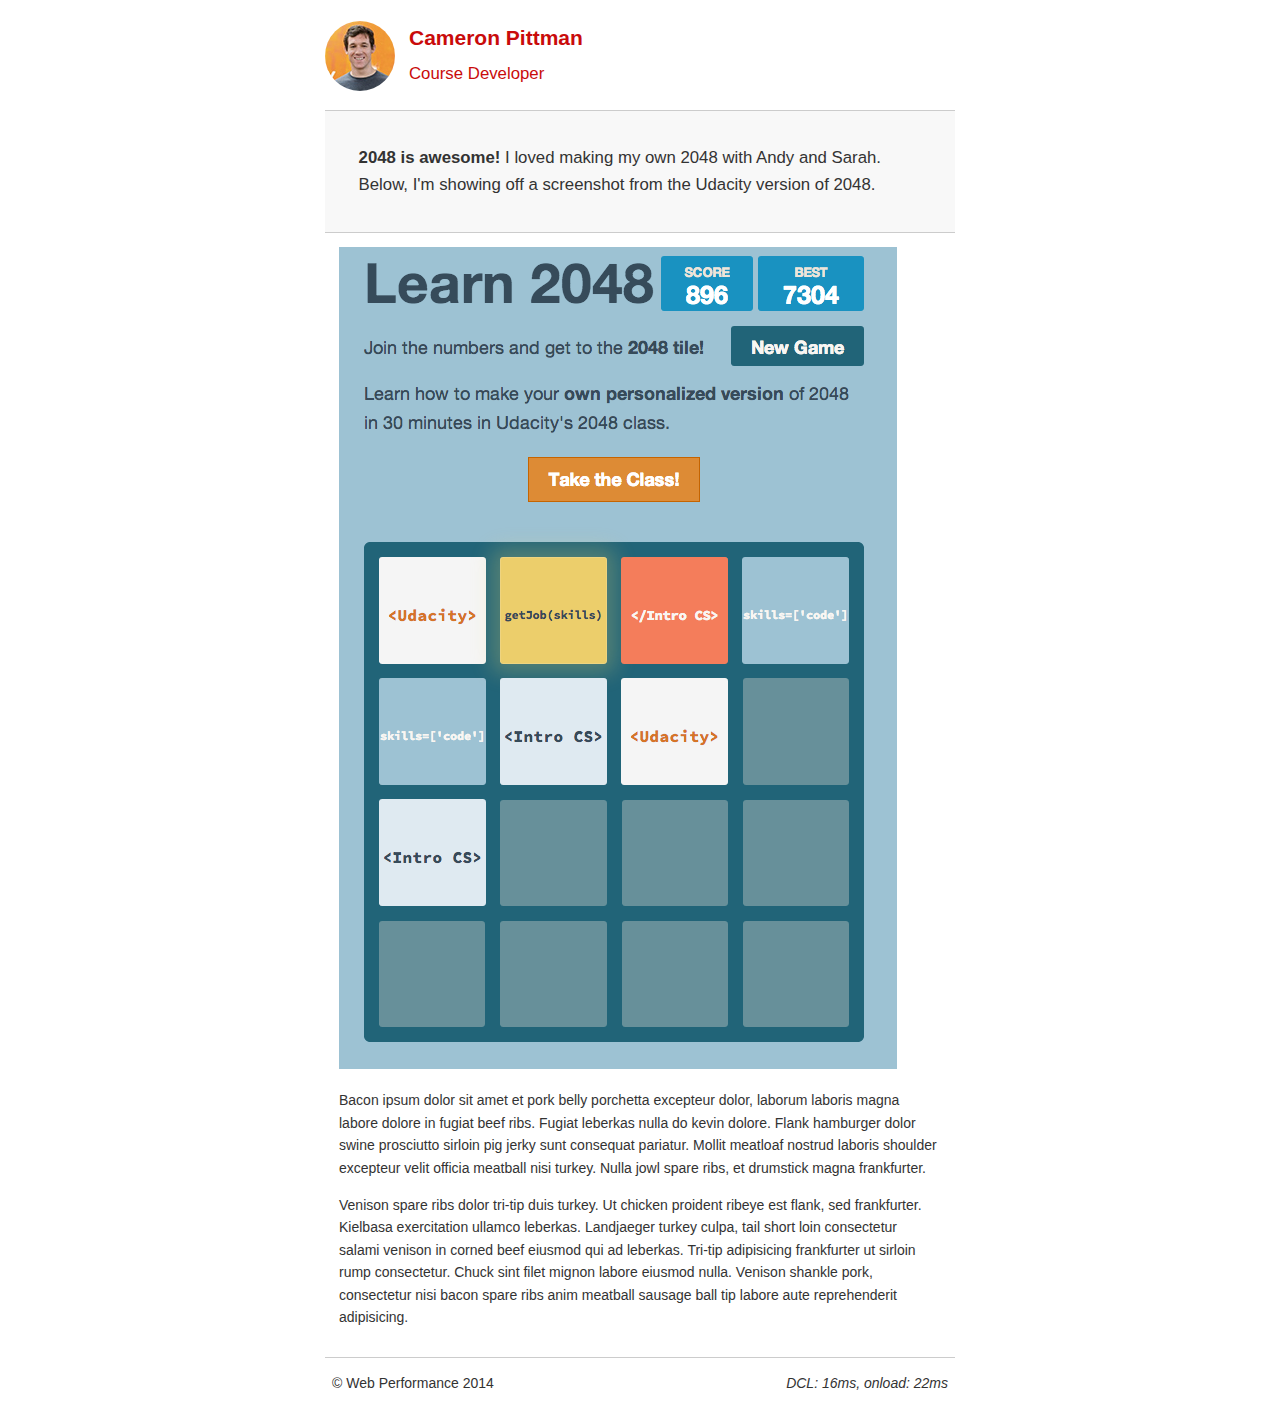
<file: Website Optimization_zh/project-2048.html>
<!DOCTYPE html>
<html lang="en">
  <head>
    <meta charset="utf-8">
    <meta name="viewport" content="width=device-width, initial-scale=1">
    <meta name="description" content=" FILL ME IN ">
    <meta name="author" content=" FILL ME IN ">
    <title>Cameron Pittman: Portfolio</title>

    <!-- 嗯，web字体对速度的影响有多大呢？测量一下吧... -->
    <!-- <link href="//fonts.googleapis.com/css?family=Open+Sans:400,700" rel="stylesheet"> -->

    <link href="css/style.css" rel="stylesheet">
    <link href="css/print.css" rel="stylesheet">

    <script>
      (function(w,g){w['GoogleAnalyticsObject']=g;
      w[g]=w[g]||function(){(w[g].q=w[g].q||[]).push(arguments)};w[g].l=1*new Date();})(window,'ga');

      // Optional TODO: 用你的Google Analytics ID替换它
//      ga('create', 'UA-XXXX-Y');
      ga('create', 'UA-112686184-1');
      ga('send', 'pageview');
    </script>
    <script src="http://www.google-analytics.com/analytics.js"></script>
    <script src="js/perfmatters.js"></script>
  </head>

  <body>
    <header>
      <a href="/"><img src="img/profilepic.jpg"></a>
      <p>Cameron Pittman<br><span>Course Developer</span></p>
    </header>

    <div class="container">
      <div class="hero">
        <strong>2048 is awesome!</strong> I loved making my own 2048 with Andy and Sarah. Below, I'm showing off a screenshot from the Udacity version of 2048.
      </div>

      <div class="content">

        <img class="img-responsive" src="img/2048.png">

        <p>Bacon ipsum dolor sit amet et pork belly porchetta excepteur dolor, laborum laboris magna labore dolore in fugiat beef ribs. Fugiat leberkas nulla do kevin dolore. Flank hamburger dolor swine prosciutto sirloin pig jerky sunt consequat pariatur. Mollit meatloaf nostrud laboris shoulder excepteur velit officia meatball nisi turkey. Nulla jowl spare ribs, et drumstick magna frankfurter.</p>

        <p>Venison spare ribs dolor tri-tip duis turkey. Ut chicken proident ribeye est flank, sed frankfurter. Kielbasa exercitation ullamco leberkas. Landjaeger turkey culpa, tail short loin consectetur salami venison in corned beef eiusmod qui ad leberkas. Tri-tip adipisicing frankfurter ut sirloin rump consectetur. Chuck sint filet mignon labore eiusmod nulla. Venison shankle pork, consectetur nisi bacon spare ribs anim meatball sausage ball tip labore aute reprehenderit adipisicing.</p>

    </div>

    <footer>
      <p>&copy; Web Performance 2014 <span id="crp-stats"></span></p>
    </footer>
  </body>
</html>
</file>
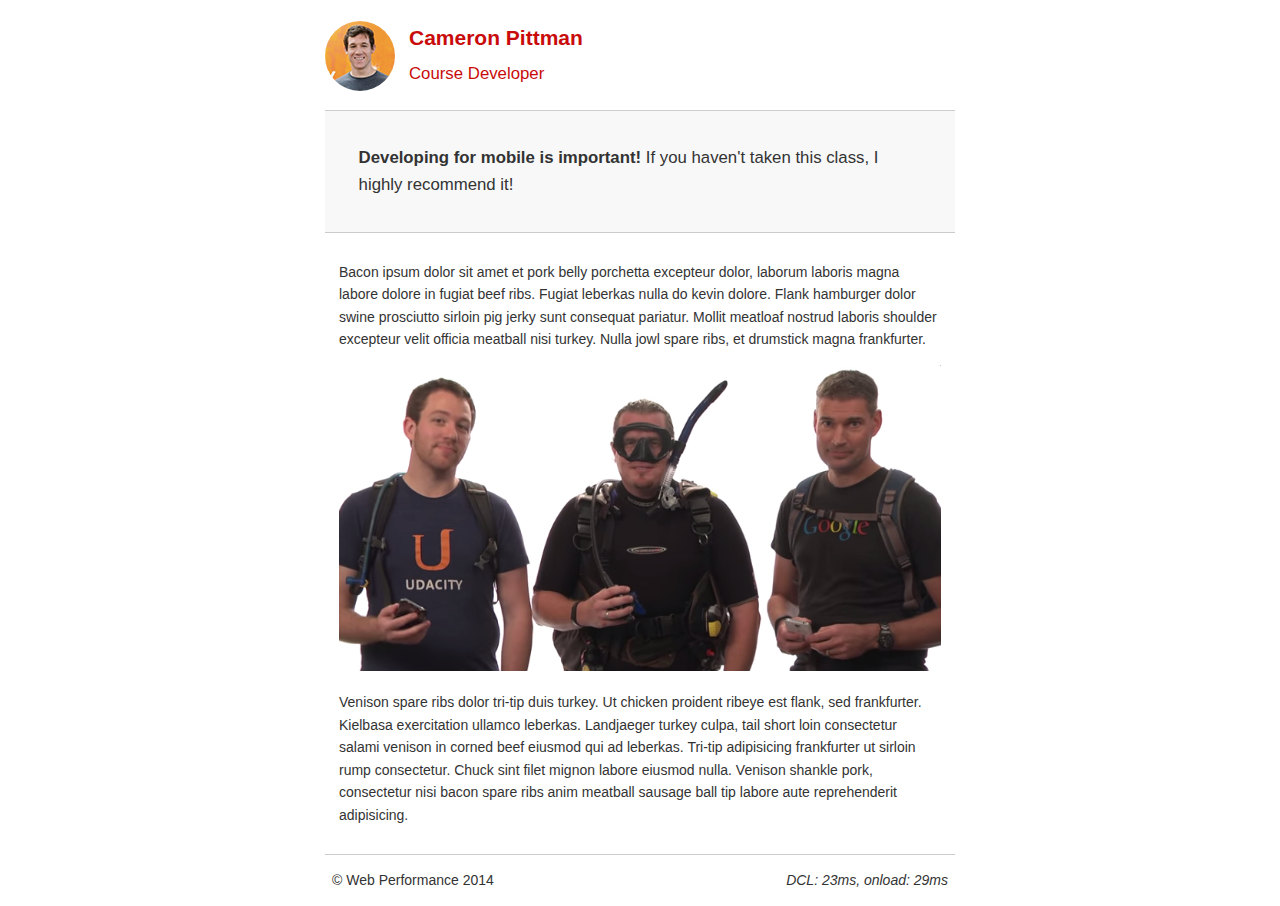
<file: Website Optimization_zh/project-mobile.html>
<!DOCTYPE html>
<html lang="en">
  <head>
    <meta charset="utf-8">
    <meta name="viewport" content="width=device-width, initial-scale=1">
    <meta name="description" content=" FILL ME IN ">
    <meta name="author" content=" FILL ME IN ">
    <title>Cameron Pitman: Portfolio</title>

    <!-- 嗯，web字体对速度的影响有多大呢？测量一下吧... -->
    <!-- <link href="//fonts.googleapis.com/css?family=Open+Sans:400,700" rel="stylesheet"> -->

    <link href="css/style.css" rel="stylesheet">
    <link href="css/print.css" rel="stylesheet">

    <script>
      (function(w,g){w['GoogleAnalyticsObject']=g;
      w[g]=w[g]||function(){(w[g].q=w[g].q||[]).push(arguments)};w[g].l=1*new Date();})(window,'ga');

      // Optional TODO: 用你的Google Analytics ID替换它
//      ga('create', 'UA-XXXX-Y');
      ga('create', 'UA-112686184-1');
      ga('send', 'pageview');
    </script>
    <script src="http://www.google-analytics.com/analytics.js"></script>
    <script async src="js/perfmatters.js"></script>
  </head>

  <body>
    <header>
      <a href="/"><img src="img/profilepic.jpg"></a>
      <p>Cameron Pittman<br><span>Course Developer</span></p>
    </header>

    <div class="container">
      <div class="hero">
        <strong>Developing for mobile is important!</strong> If you haven't taken this class, I highly recommend it!
      </div>

      <div class="content">

        <p>Bacon ipsum dolor sit amet et pork belly porchetta excepteur dolor, laborum laboris magna labore dolore in fugiat beef ribs. Fugiat leberkas nulla do kevin dolore. Flank hamburger dolor swine prosciutto sirloin pig jerky sunt consequat pariatur. Mollit meatloaf nostrud laboris shoulder excepteur velit officia meatball nisi turkey. Nulla jowl spare ribs, et drumstick magna frankfurter.</p>

        <img src="img/mobilewebdev.jpg">

        <p>Venison spare ribs dolor tri-tip duis turkey. Ut chicken proident ribeye est flank, sed frankfurter. Kielbasa exercitation ullamco leberkas. Landjaeger turkey culpa, tail short loin consectetur salami venison in corned beef eiusmod qui ad leberkas. Tri-tip adipisicing frankfurter ut sirloin rump consectetur. Chuck sint filet mignon labore eiusmod nulla. Venison shankle pork, consectetur nisi bacon spare ribs anim meatball sausage ball tip labore aute reprehenderit adipisicing.</p>

    </div>

    <footer>
      <p>&copy; Web Performance 2014 <span id="crp-stats"></span></p>
    </footer>
  </body>
</html>
</file>
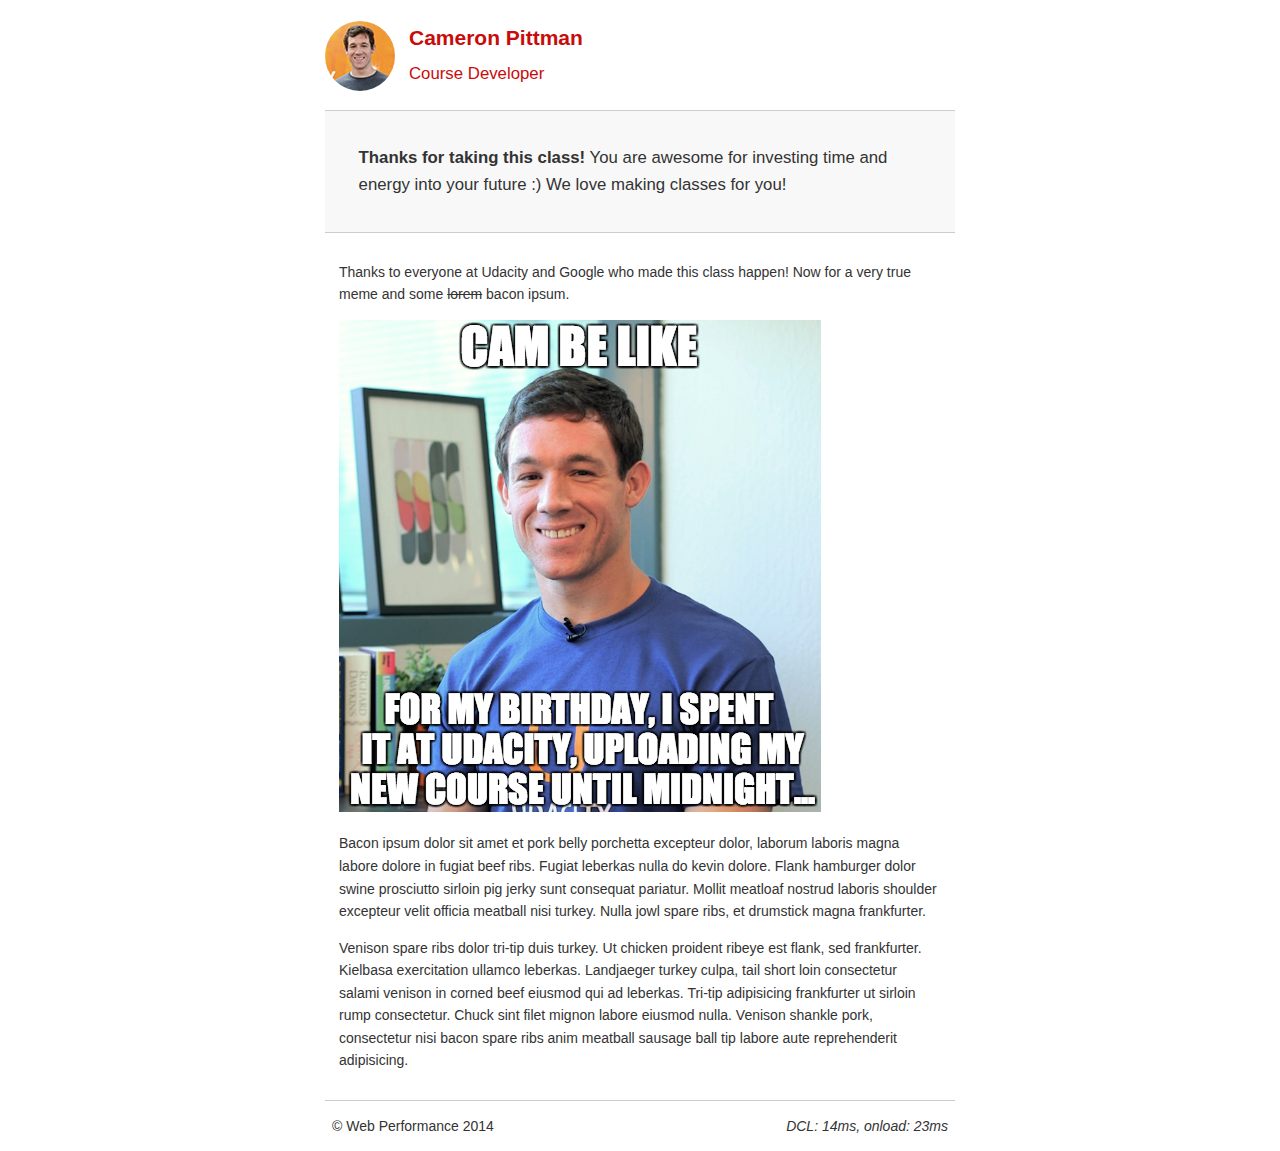
<file: Website Optimization_zh/project-webperf.html>
<!DOCTYPE html>
<html lang="en">
  <head>
    <meta charset="utf-8">
    <meta name="viewport" content="width=device-width, initial-scale=1">
    <meta name="description" content=" FILL ME IN ">
    <meta name="author" content=" FILL ME IN ">
    <title>Cameron Pittman: Portfolio</title>

    <!-- 嗯，web字体对速度的影响有多大呢？测量一下吧... -->
    <!-- <link href="//fonts.googleapis.com/css?family=Open+Sans:400,700" rel="stylesheet"> -->

    <link href="css/style.css" rel="stylesheet">
    <link href="css/print.css" rel="stylesheet">

    <script>
      (function(w,g){w['GoogleAnalyticsObject']=g;
      w[g]=w[g]||function(){(w[g].q=w[g].q||[]).push(arguments)};w[g].l=1*new Date();})(window,'ga');

      // Optional TODO: 用你的Google Analytics ID替换它
      ga('create', 'UA-112686184-1');
//      ga('create', 'UA-XXXX-Y');
      ga('send', 'pageview');
    </script>
    <script async src="http://www.google-analytics.com/analytics.js"></script>
    <script async src="js/perfmatters.js"></script>
  </head>

  <body>
    <header>
      <a href="/"><img src="img/profilepic.jpg"></a>
      <p>Cameron Pittman<br><span>Course Developer</span></p>
    </header>

    <div class="container">
      <div class="hero">
        <strong>Thanks for taking this class!</strong> You are awesome for investing time and energy into your future :) We love making classes for you!
      </div>

      <div class="content">

        <p>Thanks to everyone at Udacity and Google who made this class happen! Now for a very true meme and some <strike>lorem</strike> bacon ipsum.</p>

        <img src="img/cam_be_like.jpg">

        <p>Bacon ipsum dolor sit amet et pork belly porchetta excepteur dolor, laborum laboris magna labore dolore in fugiat beef ribs. Fugiat leberkas nulla do kevin dolore. Flank hamburger dolor swine prosciutto sirloin pig jerky sunt consequat pariatur. Mollit meatloaf nostrud laboris shoulder excepteur velit officia meatball nisi turkey. Nulla jowl spare ribs, et drumstick magna frankfurter.</p>

        <p>Venison spare ribs dolor tri-tip duis turkey. Ut chicken proident ribeye est flank, sed frankfurter. Kielbasa exercitation ullamco leberkas. Landjaeger turkey culpa, tail short loin consectetur salami venison in corned beef eiusmod qui ad leberkas. Tri-tip adipisicing frankfurter ut sirloin rump consectetur. Chuck sint filet mignon labore eiusmod nulla. Venison shankle pork, consectetur nisi bacon spare ribs anim meatball sausage ball tip labore aute reprehenderit adipisicing.</p>

    </div>

    <footer>
      <p>&copy; Web Performance 2014 <span id="crp-stats"></span></p>
    </footer>
  </body>
</html>
</file>
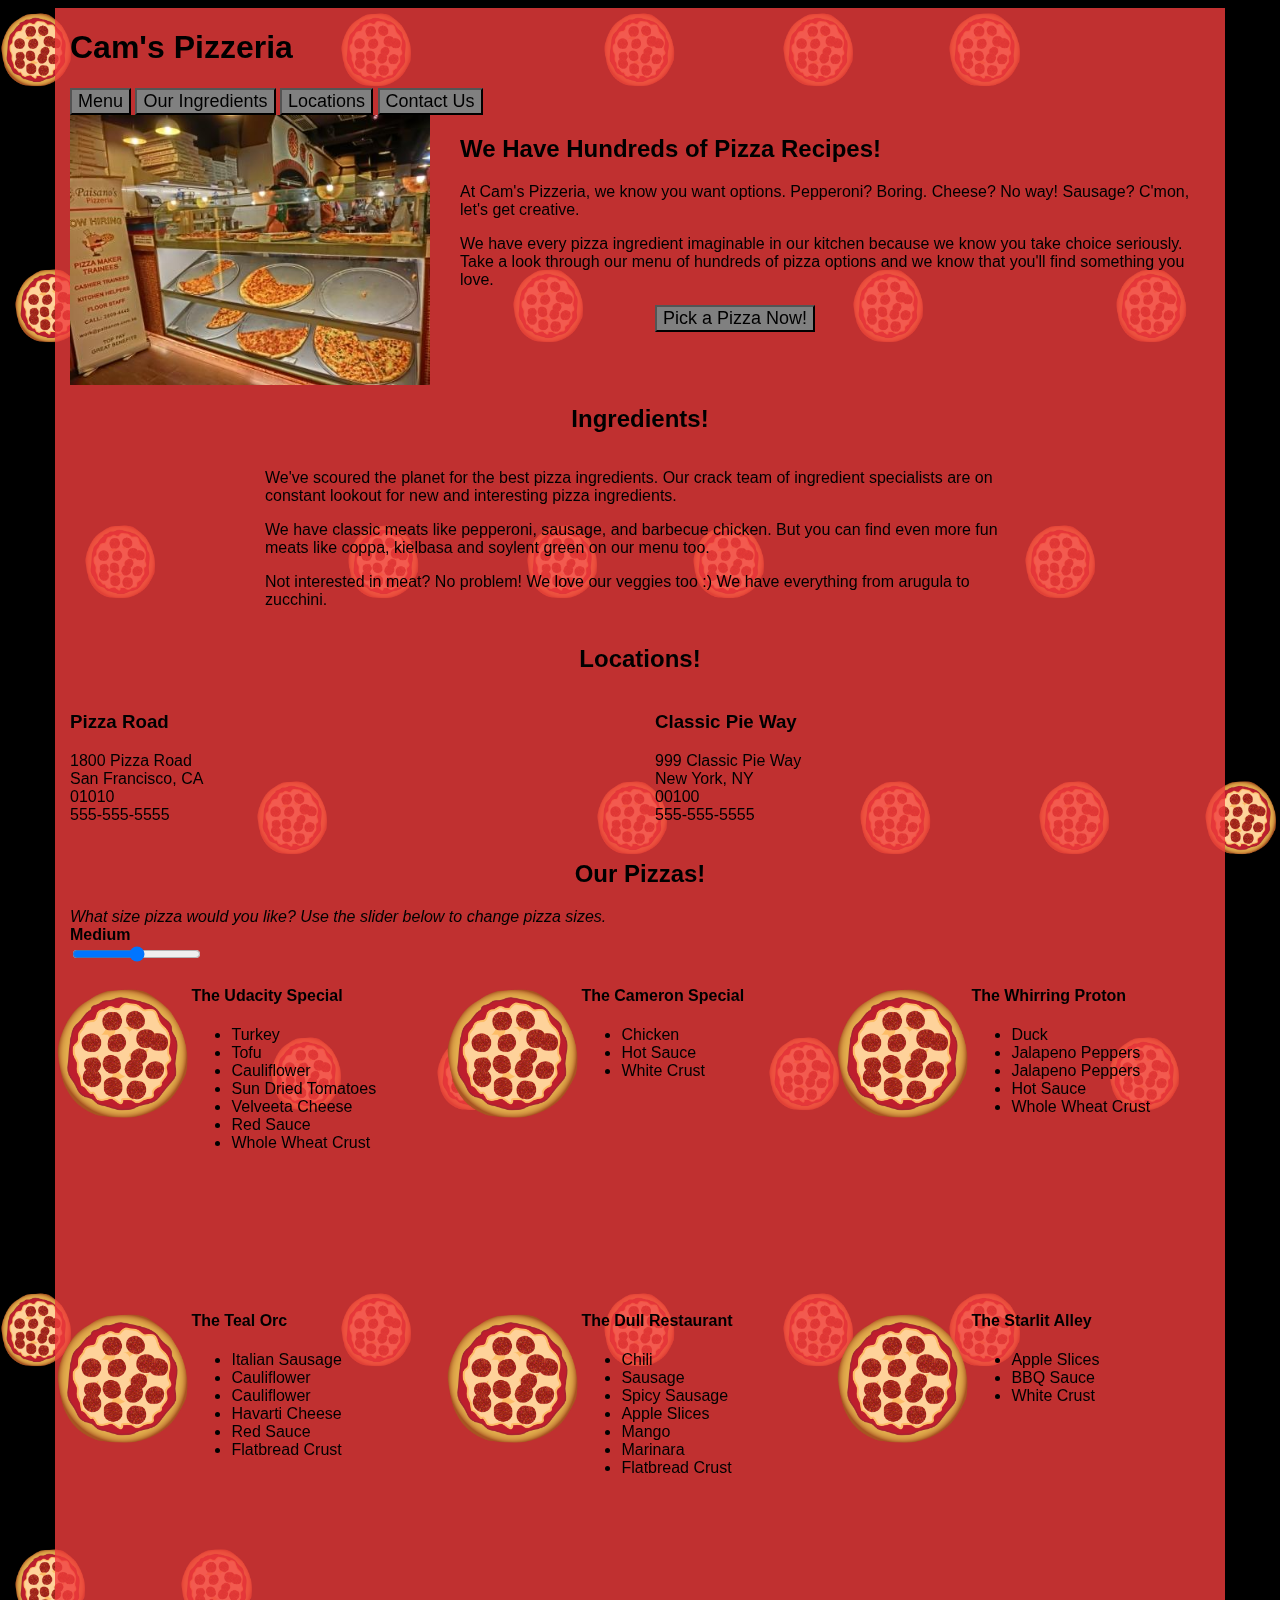
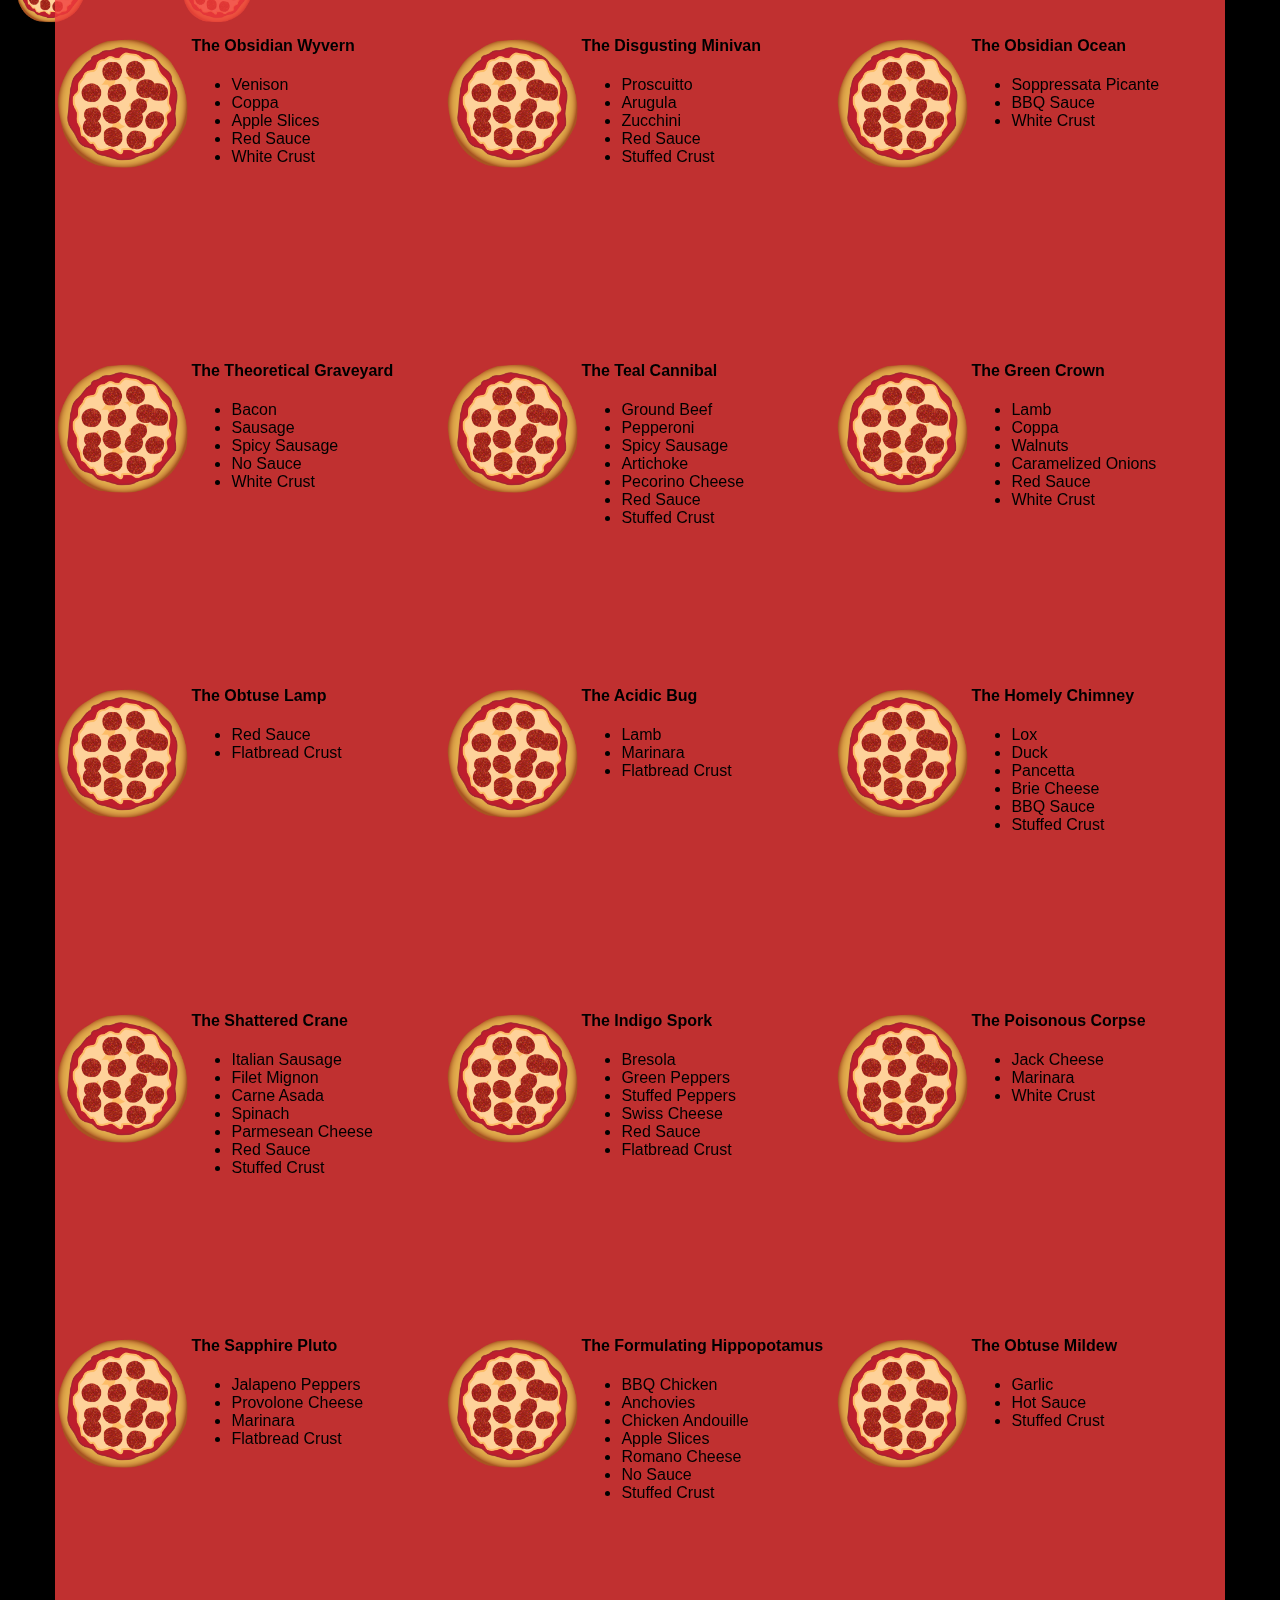
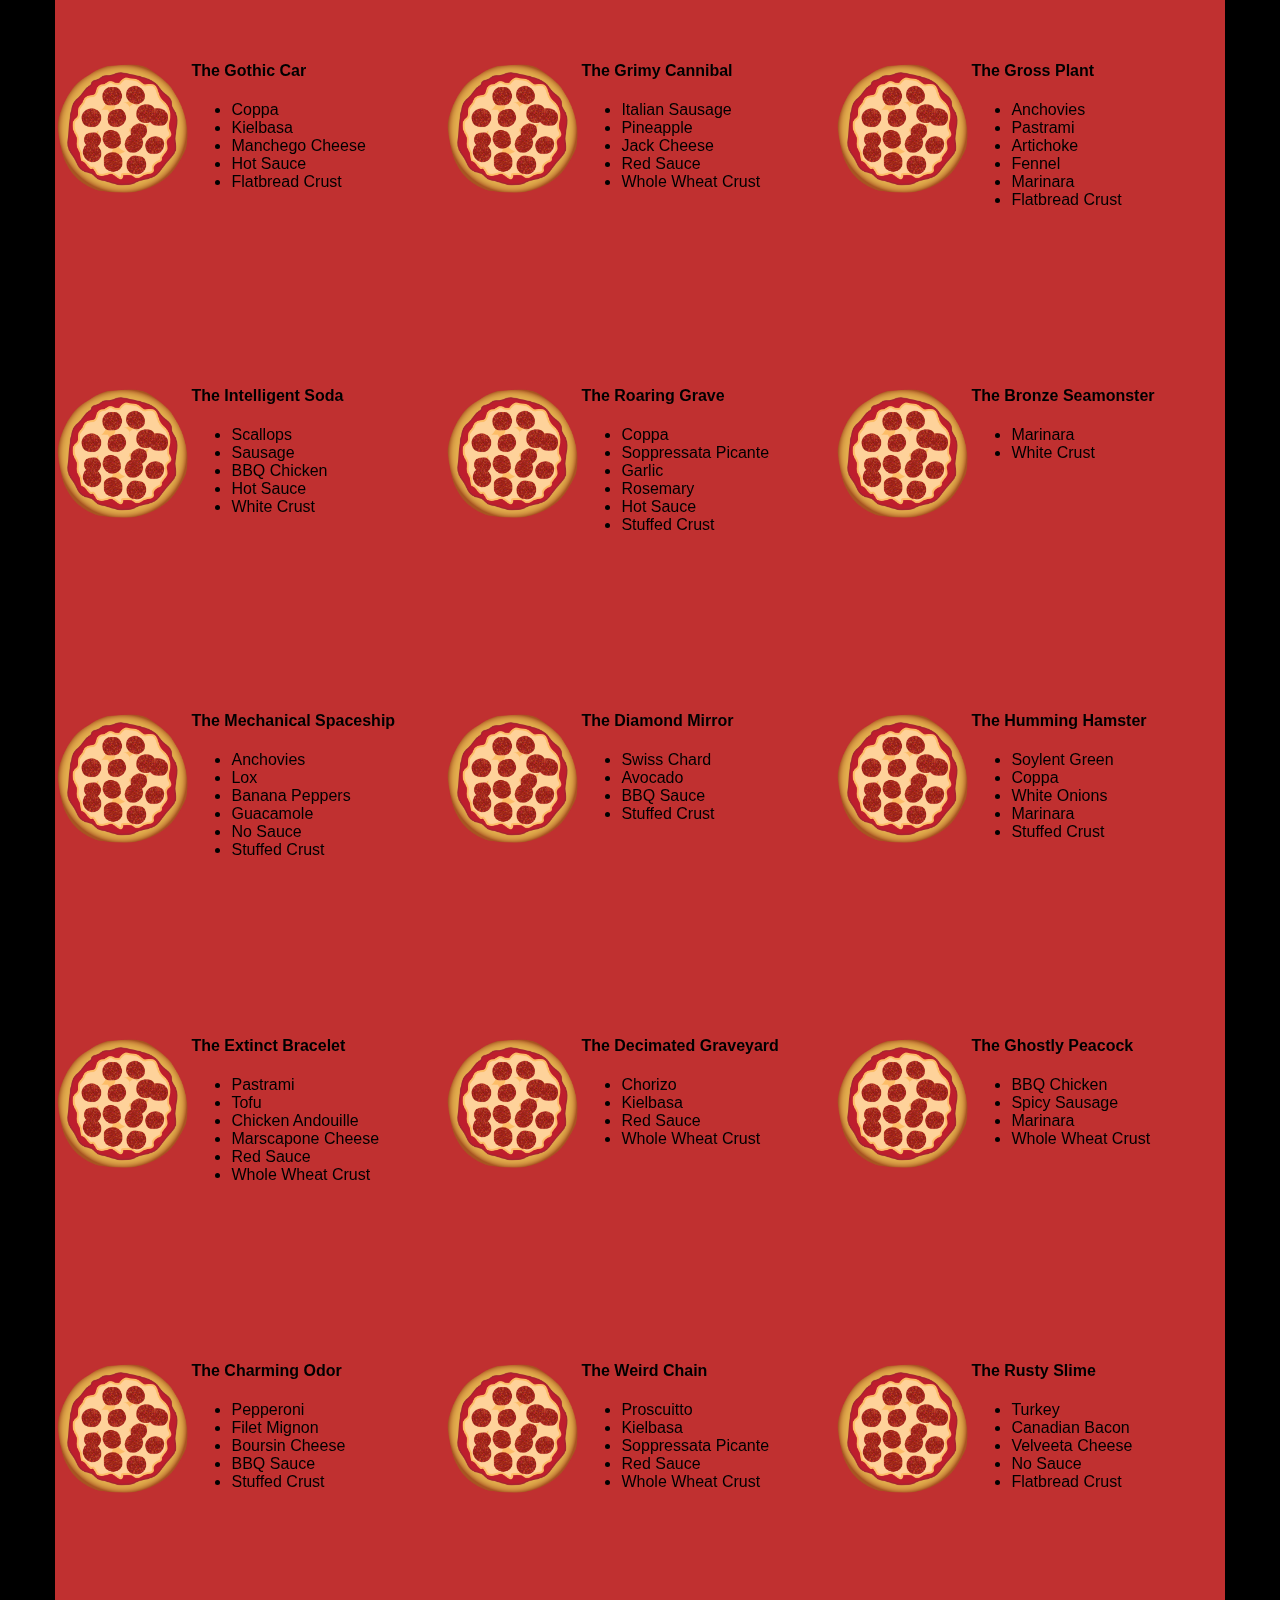
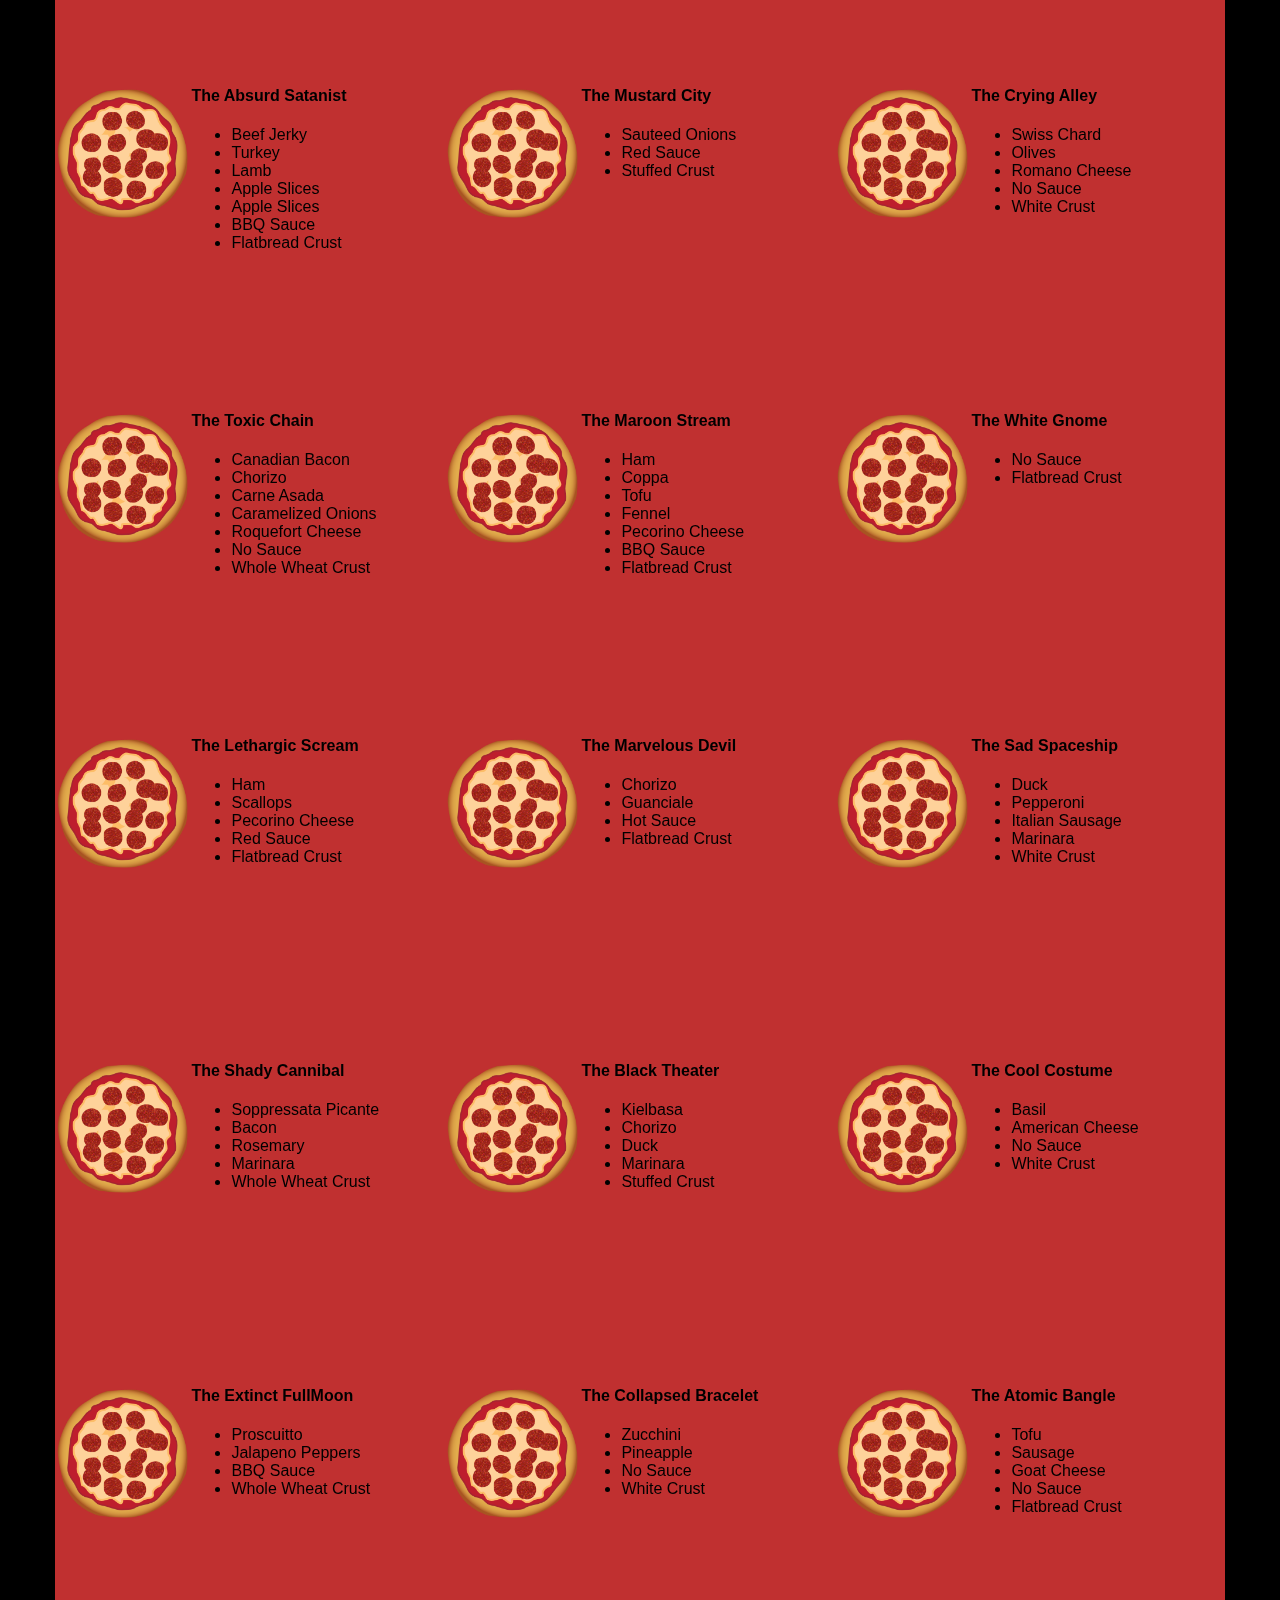
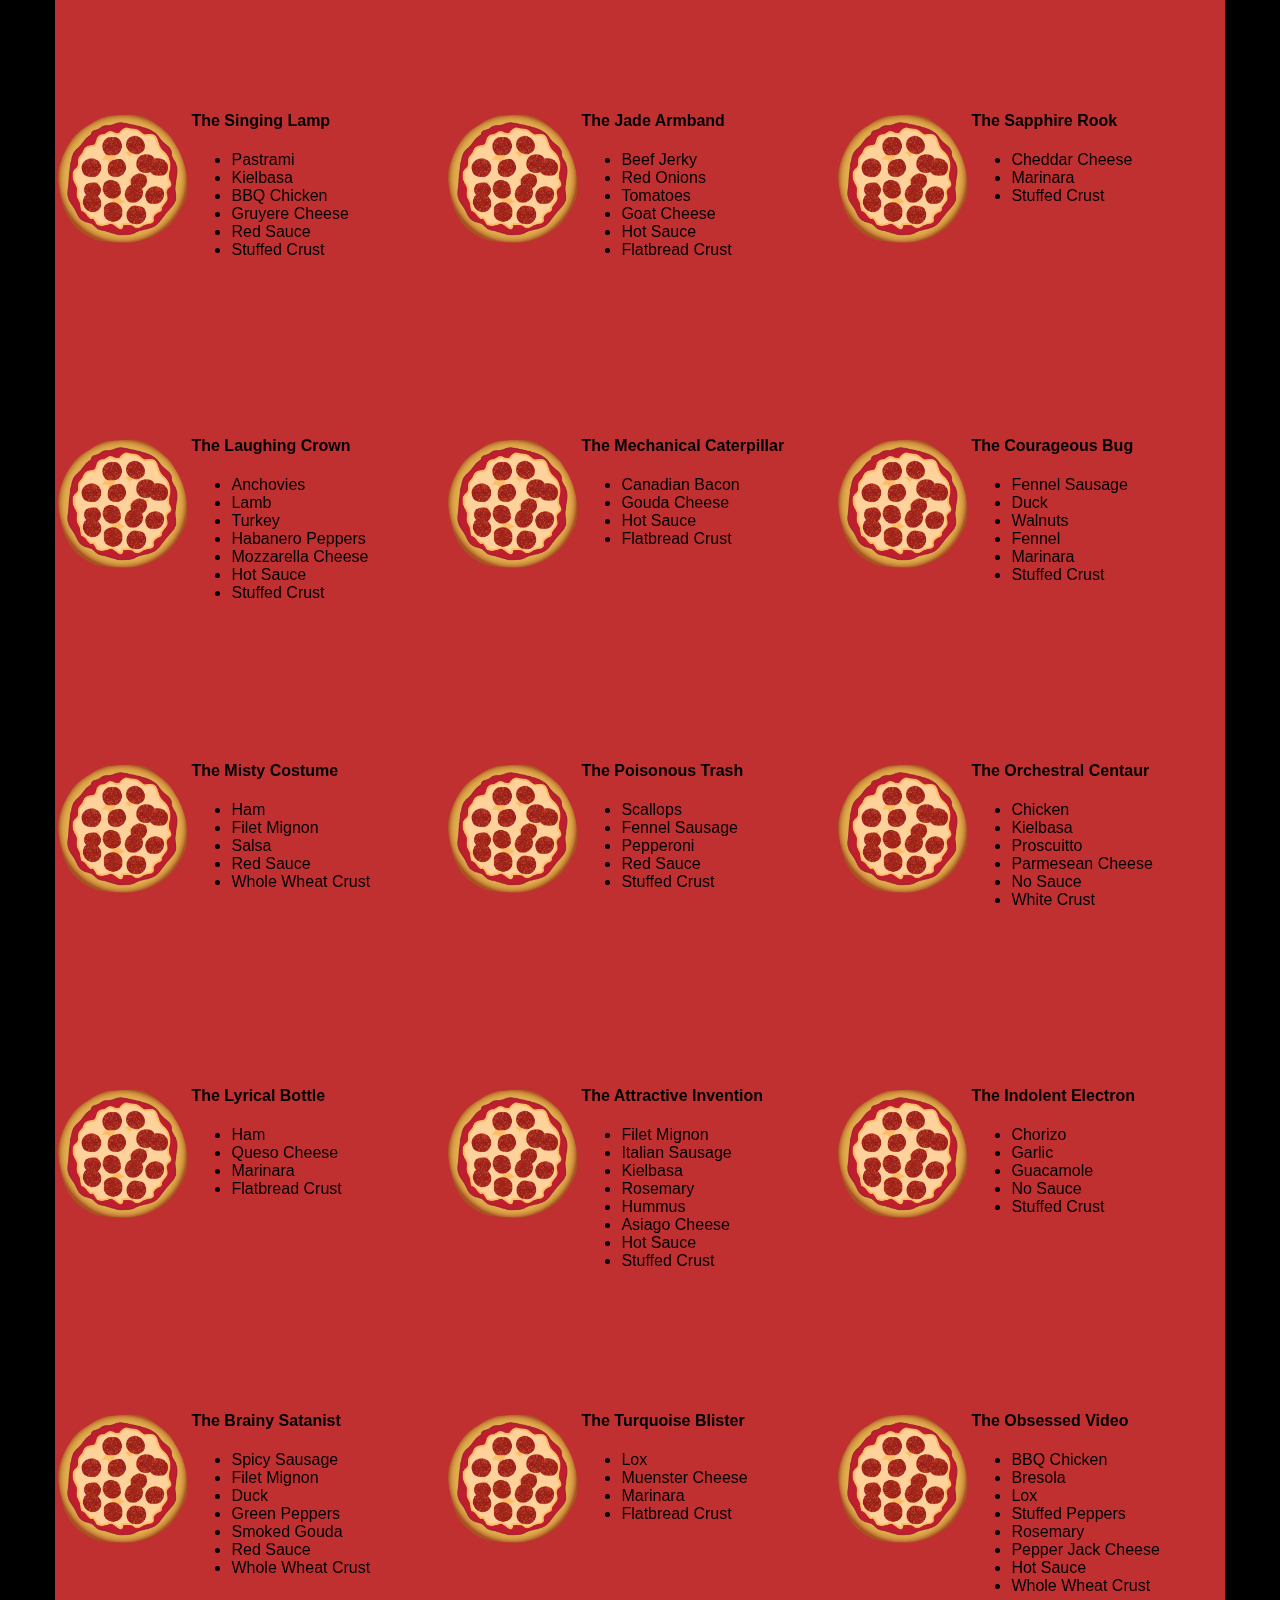
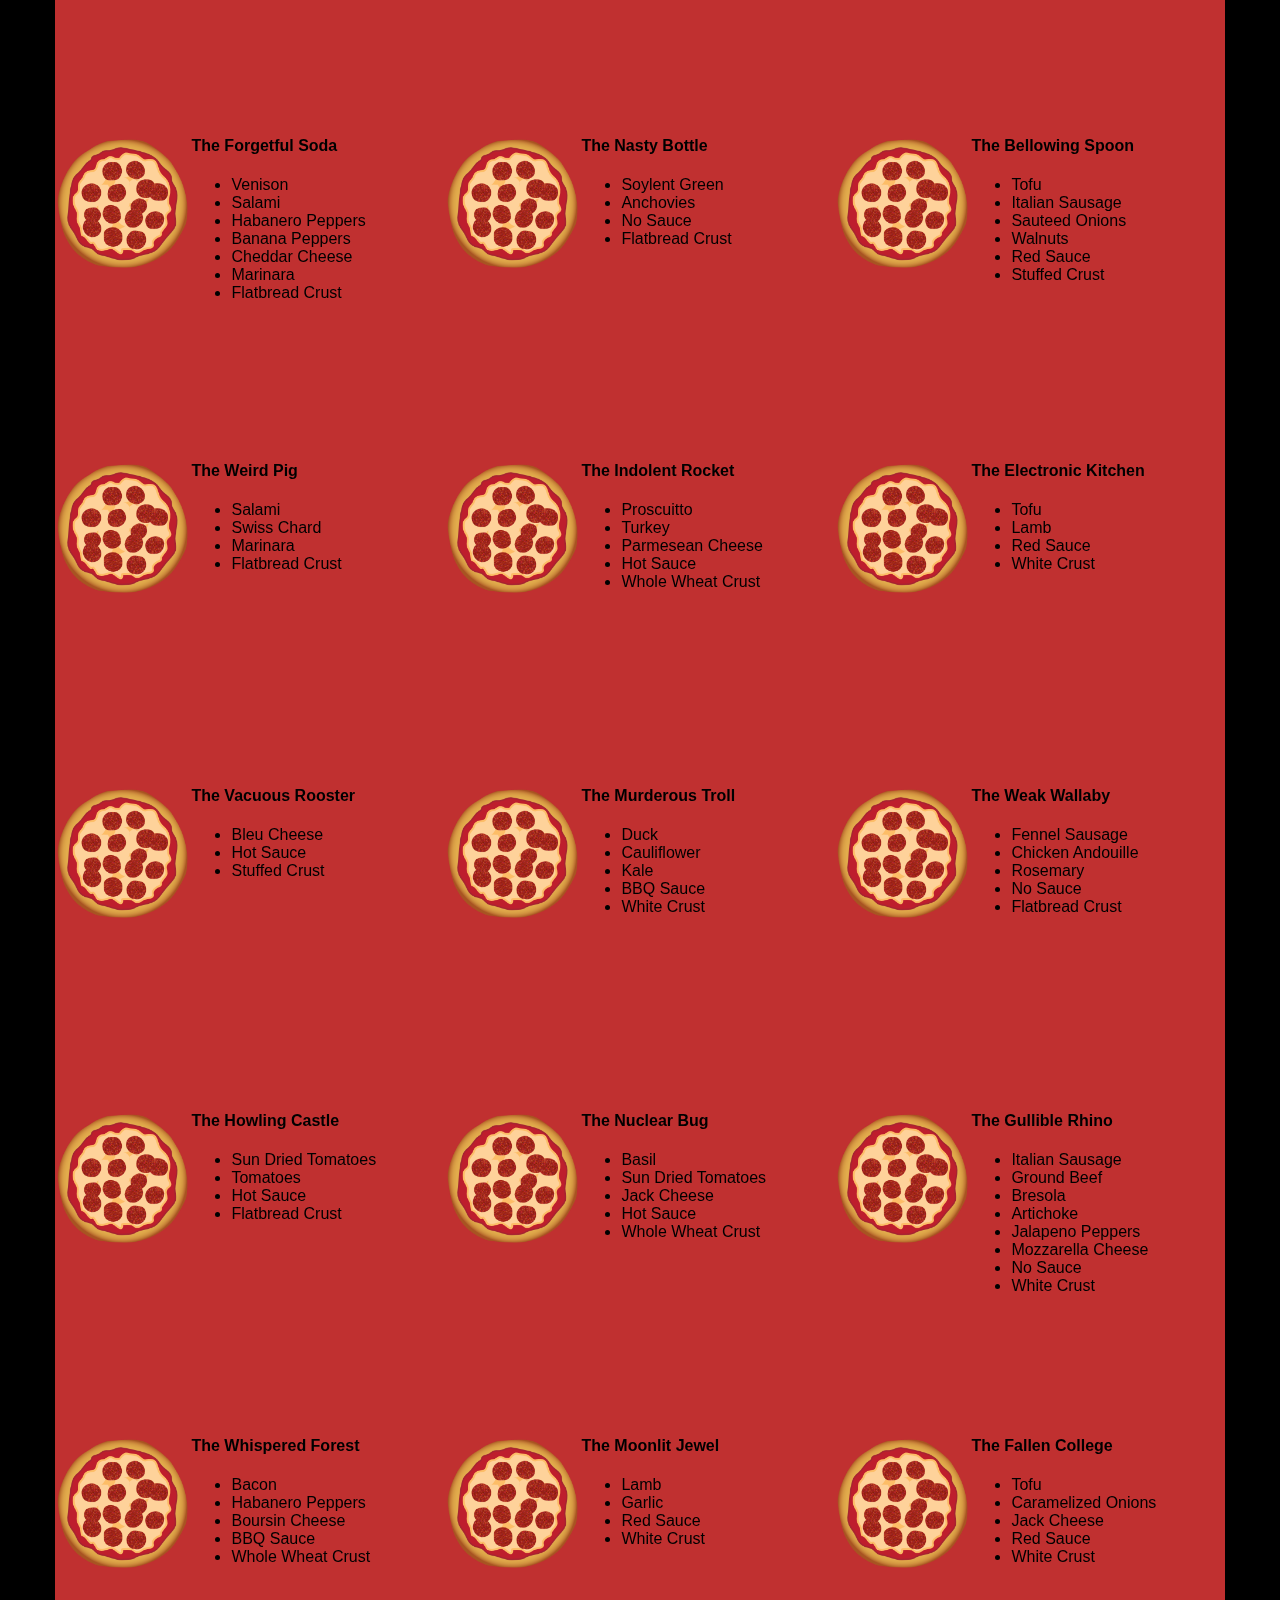
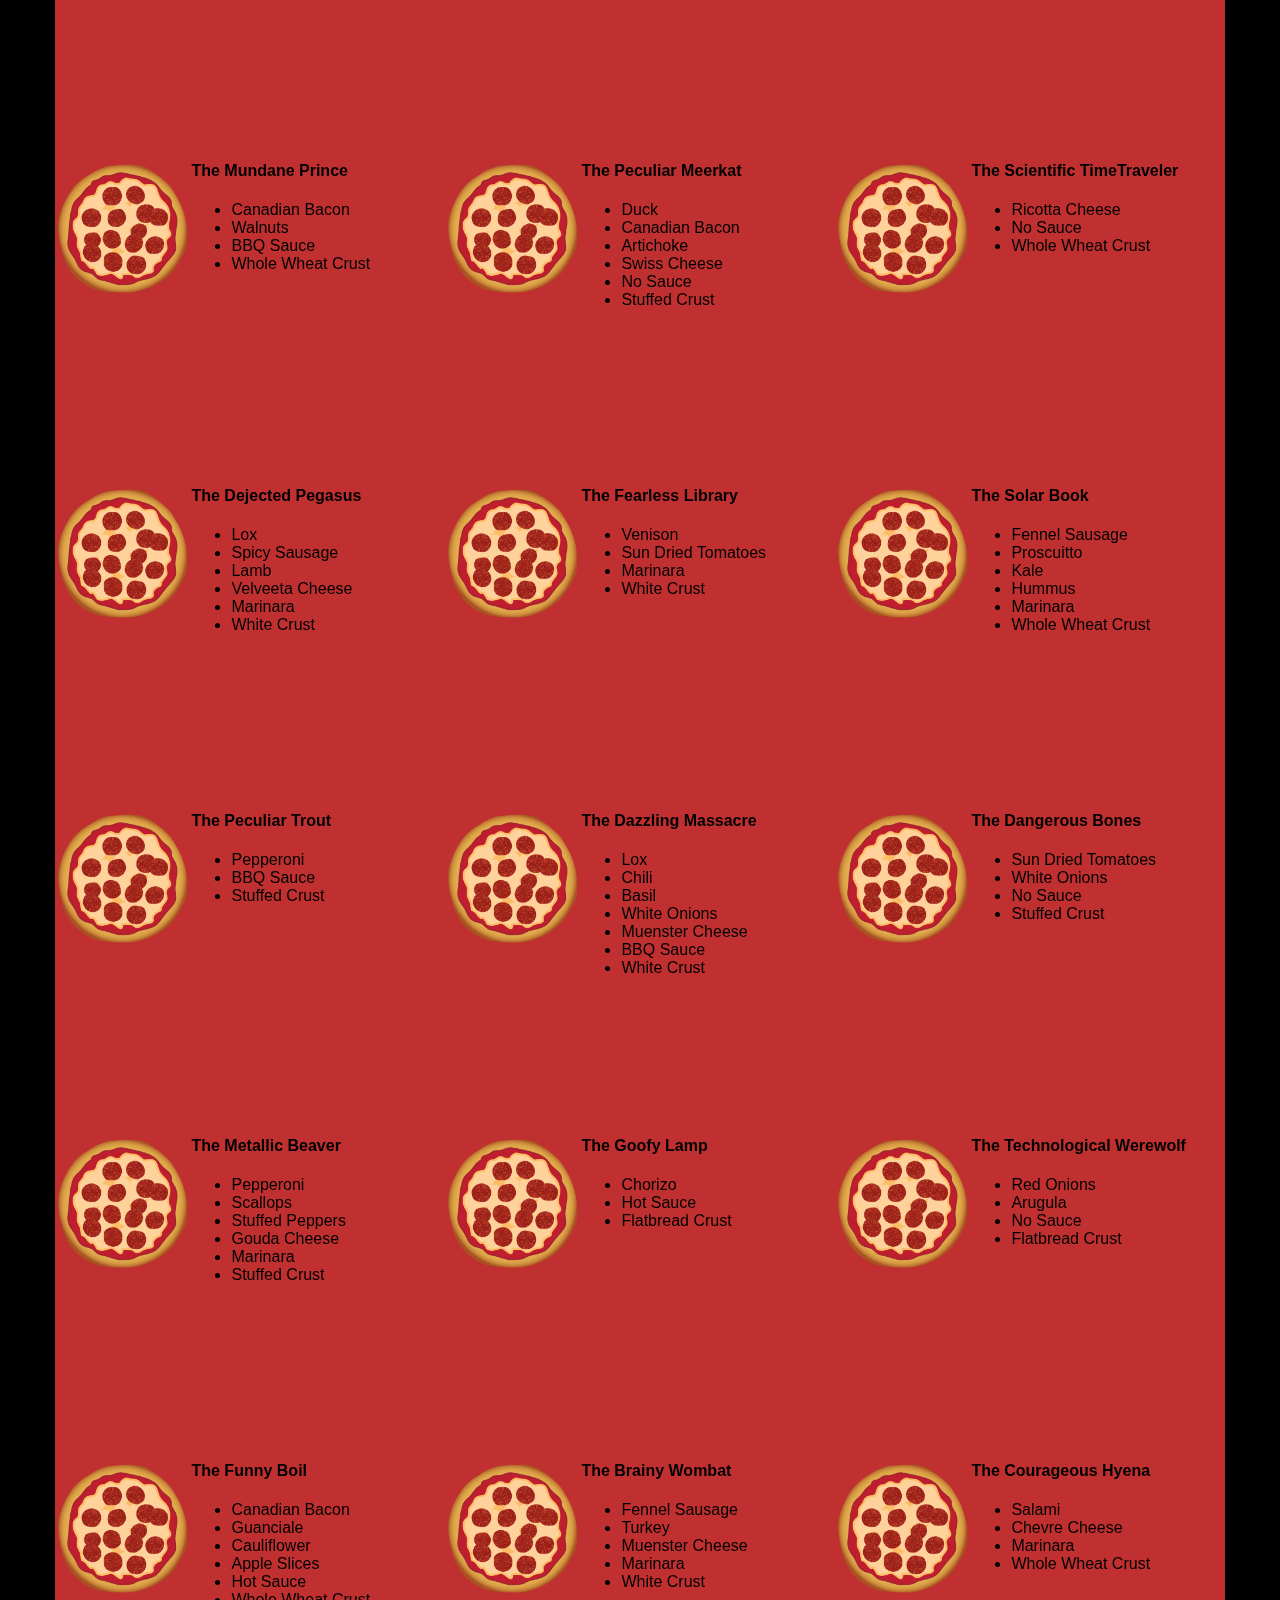
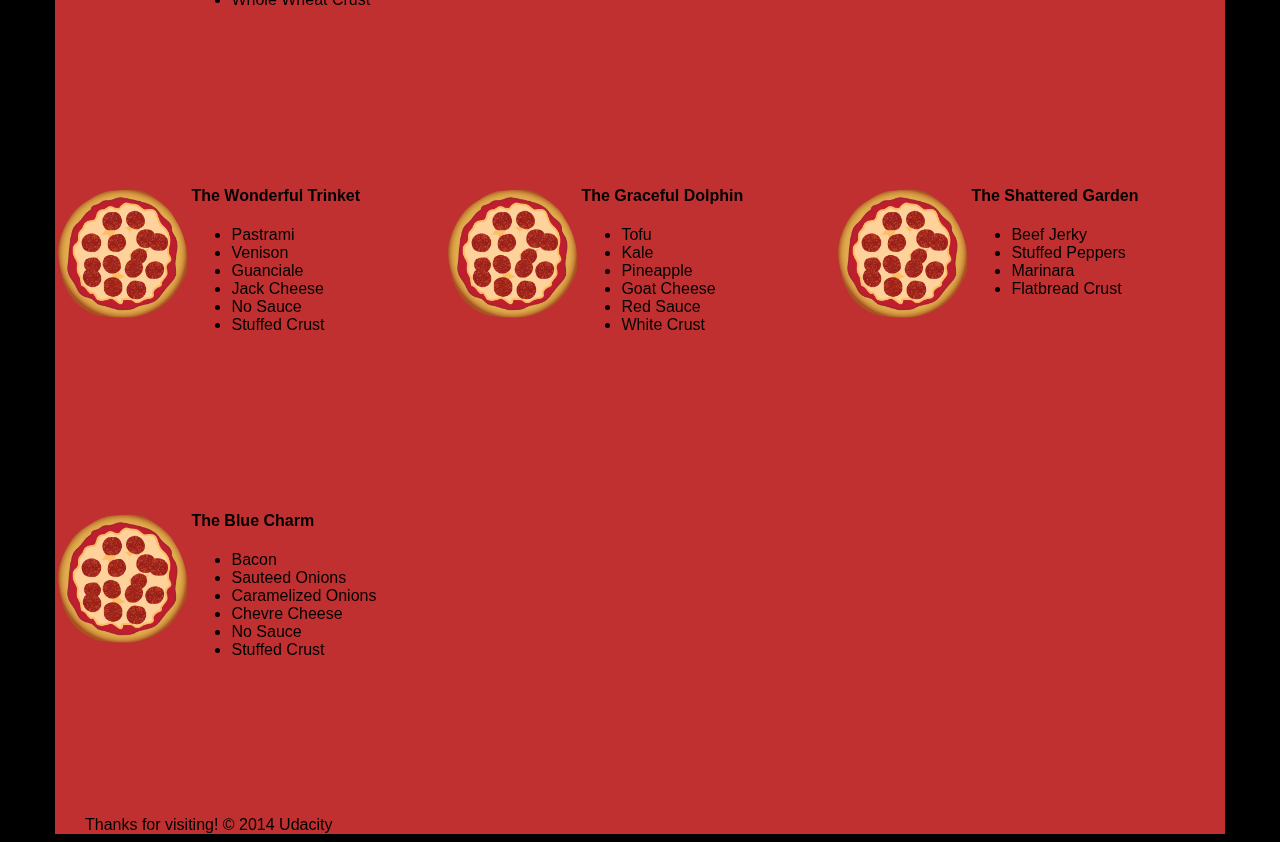
<file: Website Optimization_zh/views/pizza.html>
<!DOCTYPE HTML>
<html>
<head>
  <link rel="stylesheet" href="css/style.css">
  <link rel="stylesheet" href="css/bootstrap-grid.css">
</head>

<body>
  <div class="container">
    <div id="header" class="row">
      <div class="col-md-6">
        <div class="row">
          <div class="col-md-12">
            <h1>Cam's Pizzeria</h1>
            <div class="row">
              <div id="menu" class="col-md-12">
                <form action="#randomPizzas">
                  <input type="submit" value="Menu">
                </form>
                <form action="#ingredients">
                  <input type="submit" value="Our Ingredients">
                </form>
                <form action="#locations">
                  <input type="submit" value="Locations">
                </form>
                <form action="#" onsubmit="alert('Thanks for clicking! This button doesn\'t do anything because this is a fake pizzeria :\)')">
                  <input type="submit" value="Contact Us">
                </form>
              </div>
            </div>
          </div>
        </div>
      </div>
      <div id="movingPizzas1" class="col-md-6">
      </div>
    </div>
    <div id="callToAction" class="row">
      <div class="col-md-4">
        <img src="images/pizzeria.jpg" class="img-responsive"> <!-- Image credit to: http://commons.wikimedia.org/wiki/File:HK_TST_night_%E5%98%89%E8%98%AD%E9%81%93_Granville_Road_restaurant_Paisano's_Pizzeria_pizza_Dec-2013.JPG -->
      </div>
      <div class="col-md-8">
        <div class="row">
          <div class="col-md-12">
            <h2>We Have Hundreds of Pizza Recipes!</h2>
            <p>At Cam's Pizzeria, we know you want options. Pepperoni? Boring. Cheese? No way! Sausage? C'mon, let's get creative.</p>

            <p>We have every pizza ingredient imaginable in our kitchen because we know you take choice seriously. Take a look through our menu of hundreds of pizza options and we know that you'll find something you love.</p>
          </div>
        </div>
        <div class="row">
          <div class="col-md-6 col-md-push-3">
            <form action="#randomPizzas">
              <input type="submit" value="Pick a Pizza Now!">
            </form>
          </div>
        </div>
      </div>
    </div>
    <div id="ingredients" class="row">
      <div class="col-md-8 col-md-push-2">
        <div class="row">
          <div class="col-md-12 centered">
            <h2>Ingredients!</h2>
          </div>
        </div>
        <div class="row">
          <div class="col-md-12">
            <p>We've scoured the planet for the best pizza ingredients. Our crack team of ingredient specialists are on constant lookout for new and interesting pizza ingredients.</p>

            <p>We have classic meats like pepperoni, sausage, and barbecue chicken. But you can find even more fun meats like coppa, kielbasa and soylent green on our menu too.</p>

            <p>Not interested in meat? No problem! We love our veggies too :) We have everything from arugula to zucchini.</p>
          </div>
        </div>
      </div>
    </div>
    <div id="locations" class="row">
      <div class="col-md-12">
        <h2 style="text-align: center">Locations!</h2>
        <div class="row">
          <div class="col-md-6">
            <h3>Pizza Road</h3>
            <p>1800 Pizza Road<br>San Francisco, CA<br>01010<br>555-555-5555</p>
          </div>
          <div class="col-md-6">
            <h3>Classic Pie Way</h3>
            <p>999 Classic Pie Way<br>New York, NY<br>00100<br>555-555-5555</p>
          </div>
        </div>
      </div>
    </div>
    <div id="pizzaGenerator" class="row">
      <div class="col-md-12">
        <h2 style="text-align: center">Our Pizzas!</h2>
        <div class="row">
          <div class="col-md-12">
            <em>What size pizza would you like? Use the slider below to change pizza sizes.</em>
          </div>
          <div id="pizzaSize" class="col-md-6">Medium</div>
          <div class="col-md-12">
            <input id="sizeSlider" type="range" min="1" max="3" value="2" step="1" onchange="resizePizzas(this.value)"></input>
          </div>
        </div>
        <div id="randomPizzas" class="row">
          <div id="pizza0" class="randomPizzaContainer" style="width:33.33%; height: 325px;">
            <div style="width:35%">
              <img src="images/pizza.png" class="img-responsive">
            </div>
            <div style="width:65%">
              <h4>The Udacity Special</h4>
              <ul>
                <li>Turkey</li>
                <li>Tofu</li>
                <li>Cauliflower</li>
                <li>Sun Dried Tomatoes</li>
                <li>Velveeta Cheese</li>
                <li>Red Sauce</li>
                <li>Whole Wheat Crust</li>
              </ul>
            </div>
          </div>
          <div id="pizza1" class="randomPizzaContainer" style="width:33.33%; height: 325px;">
            <div style="width:35%">
              <img src="images/pizza.png" class="img-responsive">
            </div>
            <div style="width:65%">
              <h4>The Cameron Special</h4>
              <ul>
                <li>Chicken</li>
                <li>Hot Sauce</li>
                <li>White Crust</li>
              </ul>
            </div>
          </div>
        </div>
      </div>
    </div>
    <div id="footer" class="col-md-12">Thanks for visiting! &copy; 2014 Udacity</div>
  </div>
  <script type="text/javascript" src="js/main.js"></script>
</body>

</html>
</html>
</file>
<file: Website Optimization_zh/css/style.css>
html {
  font-size: 100%;
  overflow-y: scroll;
  -webkit-tap-highlight-color: rgba(0,0,0,0);
  -ms-text-size-adjust: 100%;
  -webkit-text-size-adjust: none;
}
body { margin: 0; font-size: 14px; line-height: 1.61; font-weight: 400; }
body, button, input, select, textarea { font-family: 'Open Sans', sans-serif; color: #333; }

a { color: #12C; }
a:visited { color: #61C; }
a:focus { outline: thin dotted; }
a:hover, a:active { color: #c00; outline: 0; }

b, strong { font-weight: bold; }
pre, code { font-family: monospace, monospace; font-size: 1em; }
ul, ol { margin: 1em 0; padding: 0 0 0 20px; }
img { border: 0; max-width: 100%; }

body { background: #fff; }
header, footer, .container { max-width: 45em; margin: 0 auto; }

header { padding: 0 0.5em; color: #C90B0B; }
header img { border-radius: 40px; float: left; }
header p { font-size:1.5em; font-weight: bold; padding-left: 4em;}
header p span { font-size: 0.8em; font-weight: normal;}

.hero { padding: 2em; background-color: #f8f8f8; font-size:1.2em;
  border-bottom: 1px solid #ccc;
  border-top: 1px solid #ccc;
}

.content { padding: 1em 1em; }
.content li { list-style-type: none; font-size: 1.1em;}
li img { float:left; padding-right: 1em; }
li p { font-size: 0.9em; font-style: italic; }

footer {
  padding: 0 0.5em;
  border-top: 1px solid #ccc;
}
footer span { float: right; font-style: italic; }

/* Smartphones (portrait) */
@media only screen and (max-width: 480px) {
  body { font-size: 12px;}
  header p { padding-left: 4.5em;}
}
</file>
<file: Website Optimization_zh/css/print.css>
@media print {
  * { background: transparent !important; color: black !important; text-shadow: none !important; filter:none !important; -ms-filter: none !important; }
  a, a:visited { color: #444 !important; text-decoration: underline; }
  a[href]:after { content: " (" attr(href) ")"; }
  tr, img { page-break-inside: avoid; }
  img { max-width: 100% !important; }
  @page { margin: 0.5cm; }
  p, h2, h3 { orphans: 3; widows: 3; }
  h2, h3{ page-break-after: avoid; }
}
</file>
<file: Website Optimization_zh/views/css/style.css>
/** {
  outline: 1px solid red !important;
}*/
* {
  -webkit-box-sizing: border-box;
  -moz-box-sizing: border-box;
  -box-sizing: border-box;
}

body {
  font-family: "Trebuchet MS", Helvetica, sans-serif;
  background: black;
}

input {
  background: grey;
  font-size: 18px;
}

form {
  display: inline-block;
}

.centered {
  text-align: center;
}

#pizzaSize {
  font-weight: 800;
}

.mover {
  position: fixed;
  width: 256px;
  z-index: -1;
}

.randomPizzaContainer {
  float: left;
  display: flex;
}

.randomPizzaContainer:after {
  content: "";
  display: table;
  clear:both;
}

 .container {
  background-color: rgba(240, 60, 60, 0.8);
}
</file>
